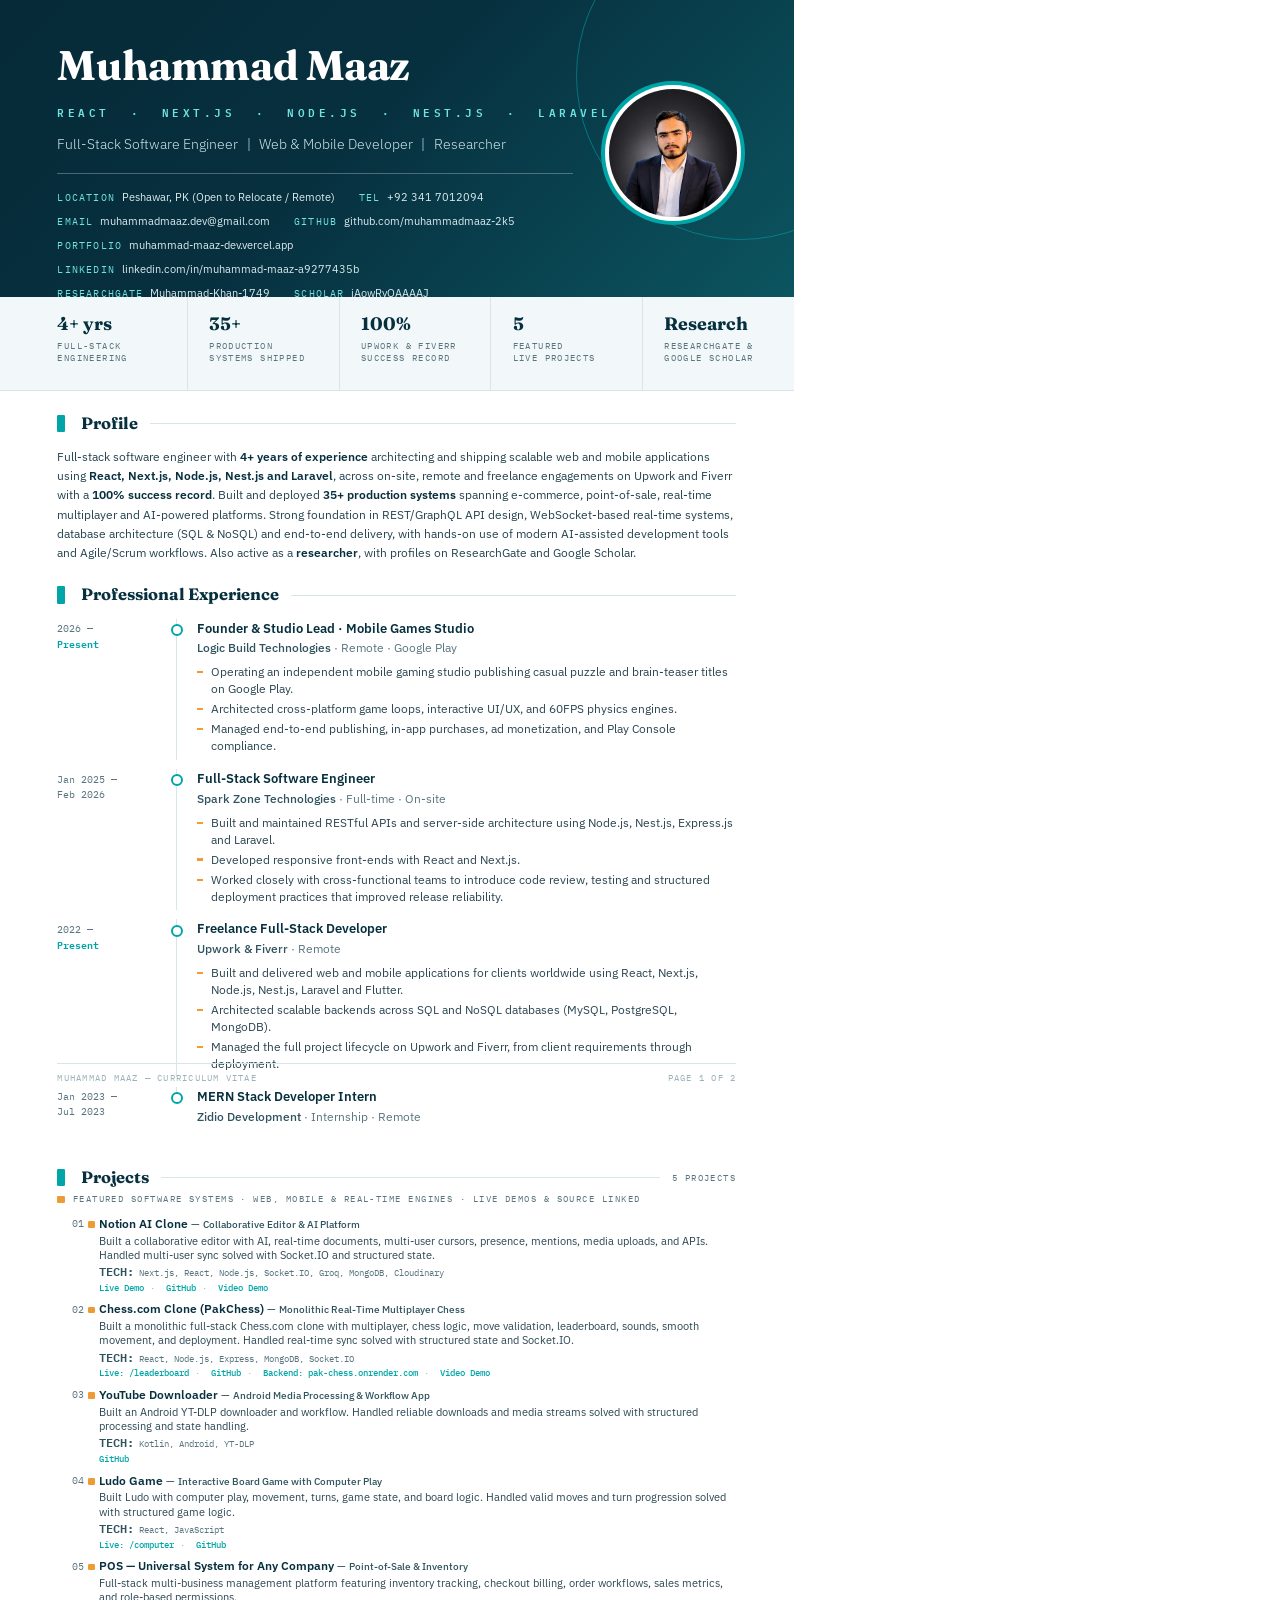
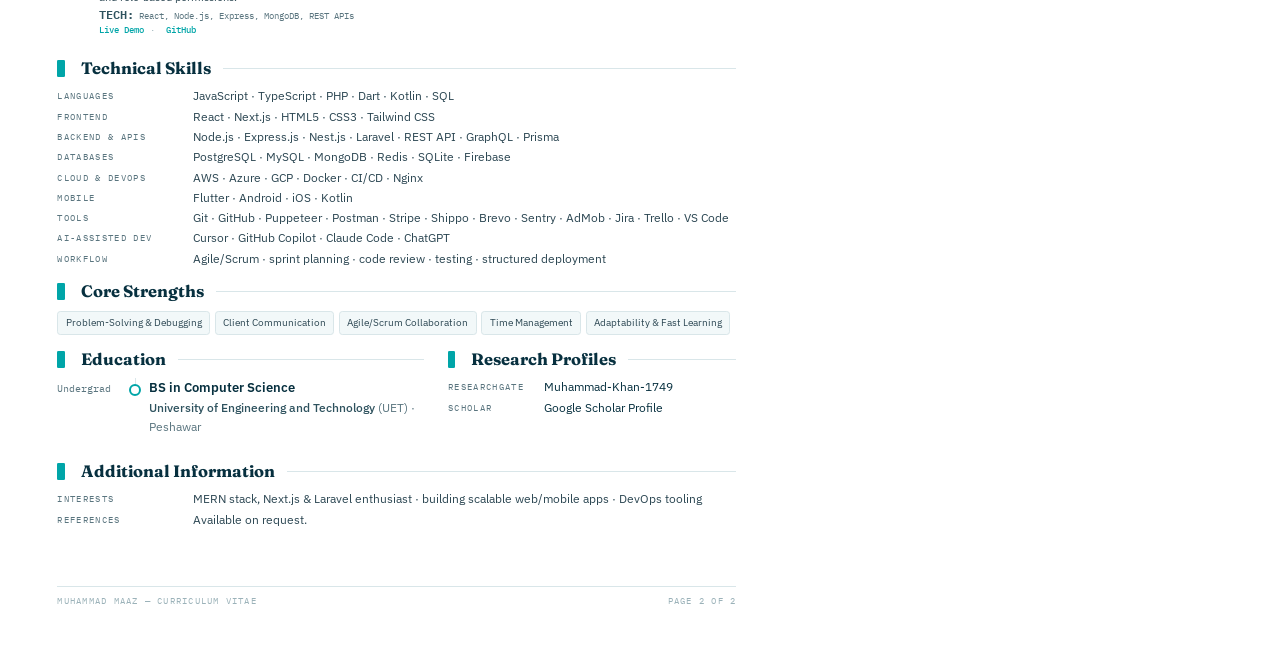
<file: Muhammad_Maaz_CV.html>
<!doctype html>
<html lang="en">
<head>
<meta charset="utf-8">
<title>Muhammad Maaz — Curriculum Vitae</title>
<meta name="author" content="Muhammad Maaz">
<meta name="viewport" content="width=device-width, initial-scale=1.0">
<link rel="preconnect" href="https://fonts.googleapis.com">
<link rel="preconnect" href="https://fonts.gstatic.com" crossorigin>
<link href="https://fonts.googleapis.com/css2?family=Fraunces:opsz,wght@9..144,600;9..144,700&family=IBM+Plex+Mono:wght@400;600&family=IBM+Plex+Sans:ital,wght@0,400;0,500;0,600;1,400&display=swap" rel="stylesheet">
<style>
  :root{
    --ink:#07303f; --text:#254450; --text2:#2b4652; --org:#2e525e; --muted:#5a757f; --faint:#9bb2b9;
    --line:#d9e6e9; --band:#f2f8f9; --teal:#00a5a8; --mint:#6fe3e0; --orange:#ee9b33;
  }
  @page{ size:A4; margin:0; }
  *{ box-sizing:border-box; margin:0; padding:0; }
  html,body{ background:#fff; }
  body{ font-family:'IBM Plex Sans',sans-serif; color:var(--text); font-size:9.3pt; line-height:1.55;
        -webkit-print-color-adjust:exact; print-color-adjust:exact; }
  a{ color:inherit; text-decoration:none; }
  .mono{ font-family:'IBM Plex Mono',monospace; }

  .page{ width:210mm; height:297mm; position:relative; overflow:hidden; page-break-after:always; }
  .page:last-child{ page-break-after:auto; }
  .content{ padding:0 15.2mm; }
  .page:not(.first) .content{ padding-top:8mm; }
  .page:not(.first) h2{ margin:9pt 0 4.5pt; }
  .grid2{ display:grid; grid-template-columns:1.12fr 0.88fr; column-gap:18pt; }
  .grid2 .item{ grid-template-columns:56pt 13pt 1fr; }
  .grid2 .rows .row{ grid-template-columns:72pt 1fr; }

  /* footer */
  .foot{ position:absolute; left:15.2mm; right:15.2mm; bottom:10mm; border-top:0.6pt solid var(--line);
         padding-top:5pt; display:flex; justify-content:space-between;
         font-family:'IBM Plex Mono',monospace; font-size:6.6pt; letter-spacing:.14em; color:var(--faint); text-transform:uppercase; }

  /* header */
  .hero{ position:relative; height:223pt; background:linear-gradient(135deg,#062a37 0%,#07303f 45%,#0b5560 100%);
         padding:32pt 15.2mm 0; color:#fff; overflow:hidden; }
  .hero .arc{ position:absolute; left:432pt; top:-67pt; width:247pt; height:247pt; border-radius:50%;
              border:1.2pt solid rgba(0,165,168,.55); }
  .hero h1{ font-family:'Fraunces',serif; font-weight:700; font-size:31pt; line-height:1.1; letter-spacing:-.01em; }
  .hero .creds{ margin-top:12pt; font-family:'IBM Plex Mono',monospace; font-weight:600; font-size:8.1pt;
                letter-spacing:.32em; color:var(--mint); }
  .hero .role{ margin-top:10pt; font-size:10.4pt; color:#cfe6eb; font-weight:300; }
  .hero .role span{ margin:0 4pt; }
  .hero .rule{ width:387pt; height:.7pt; background:rgba(255,255,255,.28); margin:13pt 0 11pt; }
  .hero .contacts{ width:400pt; display:flex; flex-wrap:wrap; column-gap:18pt; row-gap:5pt; font-size:8.4pt; color:#ddedf1; }
  .hero .contacts b{ font-family:'IBM Plex Mono',monospace; font-weight:400; font-size:7.4pt; letter-spacing:.12em;
                     color:var(--mint); margin-right:5pt; }
  .photo{ position:absolute; left:451pt; top:61pt; width:108pt; height:108pt; border-radius:50%;
          background:var(--teal); padding:3pt; }
  .photo .in{ width:100%; height:100%; border-radius:50%; background:#fff; padding:3pt; }
  .photo .pic{ width:100%; height:100%; border-radius:50%; background:url(maaz_photo.png) center 15% / cover no-repeat; }
  .photo img{ width:100%; height:100%; border-radius:50%; object-fit:cover; object-position:50% 20%; display:block; }
  .photo .mg{ width:100%; height:100%; border-radius:50%; background:linear-gradient(135deg,#07303f,#0b5560);
              display:flex; align-items:center; justify-content:center;
              font-family:'Fraunces',serif; font-weight:700; font-size:34pt; color:#fff; letter-spacing:.02em; }

  /* stats band */
  .stats{ display:flex; background:var(--band); border-bottom:.8pt solid var(--line); height:70pt; }
  .stat{ flex:1; padding:12pt 0 0 15.2mm; border-left:.8pt solid var(--line); }
  .stat:first-child{ border-left:none; }
  .stat:not(:first-child){ padding-left:16pt; }
  .stat .n{ font-family:'Fraunces',serif; font-weight:700; font-size:13.5pt; color:var(--ink); line-height:1.2; }
  .stat .l{ margin-top:4pt; font-family:'IBM Plex Mono',monospace; font-size:6.5pt; letter-spacing:.16em;
            color:var(--muted); text-transform:uppercase; line-height:1.4; }

  /* section headings */
  h2{ display:flex; align-items:center; gap:9pt; font-family:'Fraunces',serif; font-weight:700; font-size:12.4pt;
      color:var(--ink); margin:15pt 0 8pt; }
  h2::before{ content:""; width:5.5pt; height:13pt; background:var(--teal); border-radius:1pt; flex:none; margin-right:3pt; }
  h2::after{ content:""; flex:1; height:.7pt; background:var(--line); }
  h2 .count{ order:3; font-family:'IBM Plex Mono',monospace; font-weight:400; font-size:6.8pt; letter-spacing:.16em;
             color:var(--muted); text-transform:uppercase; }
  h2.with-count::after{ order:2; }

  p.lead{ font-size:9.3pt; line-height:1.55; }
  p.lead strong{ color:var(--ink); font-weight:600; }

  /* timeline */
  .tl{ position:relative; }
  .item{ display:grid; grid-template-columns:87pt 18pt 1fr; position:relative; padding-bottom:8pt; }
  .item .date{ font-family:'IBM Plex Mono',monospace; font-size:7.3pt; color:var(--muted); line-height:1.55; padding-top:2pt; }
  .item .date .now{ color:var(--teal); font-weight:600; }
  .item .rail{ position:relative; }
  .item .rail::before{ content:""; position:absolute; left:2pt; top:0; bottom:-1pt; width:.8pt; background:var(--line); }
  .item:last-child .rail::before{ bottom:auto; height:12pt; }
  .item .rail::after{ content:""; position:absolute; left:-2pt; top:4pt; width:6pt; height:6pt; border-radius:50%;
                      border:1.6pt solid var(--teal); background:#fff; }
  .item h3{ font-size:10.1pt; font-weight:600; color:var(--ink); line-height:1.35; }
  .item .org{ font-size:8.9pt; color:var(--org); font-weight:500; margin-top:2pt; }
  .item .org .loc{ color:var(--muted); font-weight:400; }
  ul.dash{ list-style:none; margin-top:5pt; }
  ul.dash li{ position:relative; padding-left:10pt; font-size:8.7pt; color:var(--text2); line-height:1.45; margin-bottom:2.5pt; }
  ul.dash li::before{ content:""; position:absolute; left:0; top:5pt; width:4pt; height:1.6pt; background:var(--orange); }
  .note{ font-style:italic; font-size:8.3pt; color:var(--muted); margin-top:4pt; }

  /* projects (publication-style list) */
  .legend{ font-family:'IBM Plex Mono',monospace; font-size:6.8pt; letter-spacing:.16em; color:var(--muted);
           text-transform:uppercase; margin:-3pt 0 7pt; display:flex; align-items:center; gap:6pt; }
  .legend i{ width:5.5pt; height:5.5pt; background:var(--orange); border-radius:1pt; display:inline-block; }
  .pub{ display:grid; grid-template-columns:20pt 11pt 1fr; padding:0 0 5pt 0; }
  .pub .no{ font-family:'IBM Plex Mono',monospace; font-size:7.2pt; color:var(--muted); text-align:right; padding-top:1pt; }
  .pub .sq{ width:5pt; height:5pt; background:var(--orange); border-radius:1pt; margin:4pt 0 0 3pt; }
  .pub .body{ font-size:8.3pt; line-height:1.4; color:var(--text2); }
  .pub .body b{ color:var(--ink); font-weight:600; font-size:8.7pt; }
  .pub .body em{ color:var(--org); font-style:normal; font-size:7.7pt; font-weight:500; }
  .pub .desc{ margin-top:1pt; font-size:7.9pt; line-height:1.36; color:var(--text2); }
  .pub .meta{ margin-top:1.5pt; font-family:'IBM Plex Mono',monospace; font-size:6.8pt; color:var(--muted); line-height:1.35; }
  .pub .meta b{ color:var(--org); font-weight:600; }
  .pub .links{ margin-top:1.5pt; font-family:'IBM Plex Mono',monospace; font-size:6.9pt; color:var(--muted); }
  .pub .links a{ color:var(--teal); font-weight:500; }
  .pub .links a:hover{ text-decoration:underline; }
  .pub .links .sep{ color:var(--faint); margin:0 4.5pt; }

  /* label rows */
  .rows .row{ display:grid; grid-template-columns:102pt 1fr; margin-bottom:3.5pt; }
  .page:not(.first) .rows .row{ margin-bottom:2.2pt; }
  .rows .k{ font-family:'IBM Plex Mono',monospace; font-size:7.1pt; letter-spacing:.14em; color:var(--muted);
            text-transform:uppercase; padding-top:1.5pt; }
  .rows .v{ font-size:8.8pt; color:var(--text2); line-height:1.48; }
  .rows .v a{ color:var(--ink); }

  /* chips */
  .chips{ display:flex; flex-wrap:wrap; gap:5pt; }
  .page:not(.first) .chips{ gap:3.5pt; }
  .chip{ font-size:8.2pt; color:var(--text2); padding:4.5pt 7.5pt; border:.7pt solid var(--line); border-radius:2.5pt; background:var(--band); }
  .page:not(.first) .chip{ font-size:7.5pt; padding:2.5pt 5.5pt; }
  .chips.outline .chip{ background:#fff; }

  /* Responsive Screen View */
  @media screen and (max-width: 820px) {
    body { padding: 0; background: #f1f5f9; }
    .page {
      width: 100% !important; max-width: 100vw !important; height: auto !important; min-height: auto !important;
      margin: 0 0 20px 0; overflow: visible; background: #fff;
    }
    .hero {
      height: auto; padding: 24pt 16pt 20pt;
    }
    .hero .arc { display: none; }
    .hero h1 { font-size: 24pt; }
    .hero .creds { font-size: 7.5pt; letter-spacing: .15em; }
    .hero .rule { width: 100%; }
    .hero .contacts { width: 100%; column-gap: 12pt; }
    .photo {
      position: static; margin: 16pt 0 0; width: 85pt; height: 85pt;
    }
    .stats {
      height: auto; flex-wrap: wrap;
    }
    .stat {
      flex: 1 1 45%; min-width: 110pt; padding: 8pt 12pt; border: none; border-bottom: .8pt solid var(--line);
    }
    .content { padding: 0 16pt 20pt; }
    .grid2 { display: block; }
    .grid2 .item { grid-template-columns: 87pt 18pt 1fr; }
    .foot {
      position: static; margin-top: 20pt; padding: 10pt 16pt;
    }
  }
</style>
</head>
<body>

<!-- ============ PAGE 1 ============ -->
<section class="page first">
  <header class="hero">
    <div class="arc"></div>
    <h1>Muhammad Maaz</h1>
    <div class="creds">REACT &nbsp;·&nbsp; NEXT.JS &nbsp;·&nbsp; NODE.JS &nbsp;·&nbsp; NEST.JS &nbsp;·&nbsp; LARAVEL</div>
    <div class="role">Full-Stack Software Engineer <span>|</span> Web &amp; Mobile Developer <span>|</span> Researcher</div>
    <div class="rule"></div>
    <div class="contacts">
      <div><b>LOCATION</b>Peshawar, PK (Open to Relocate / Remote)</div>
      <div><b>TEL</b>+92 341 7012094</div>
      <div><b>EMAIL</b><a href="mailto:muhammadmaaz.dev@gmail.com">muhammadmaaz.dev@gmail.com</a></div>
      <div><b>GITHUB</b><a href="https://github.com/muhammadmaaz-2k5">github.com/muhammadmaaz-2k5</a></div>
      <div><b>PORTFOLIO</b><a href="https://muhammad-maaz-dev.vercel.app/">muhammad-maaz-dev.vercel.app</a></div>
      <div><b>LINKEDIN</b><a href="https://www.linkedin.com/in/muhammad-maaz-a9277435b/">linkedin.com/in/muhammad-maaz-a9277435b</a></div>
      <div><b>RESEARCHGATE</b><a href="https://www.researchgate.net/profile/Muhammad-Khan-1749">Muhammad-Khan-1749</a></div>
      <div><b>SCHOLAR</b><a href="https://scholar.google.com/citations?user=iAowRyQAAAAJ">iAowRyQAAAAJ</a></div>
    </div>
    <div class="photo"><div class="in"><div class="pic" role="img" aria-label="Muhammad Maaz"></div></div></div>
  </header>

  <div class="stats">
    <div class="stat"><div class="n">4+ yrs</div><div class="l">Full-stack<br>engineering</div></div>
    <div class="stat"><div class="n">35+</div><div class="l">Production<br>systems shipped</div></div>
    <div class="stat"><div class="n">100%</div><div class="l">Upwork &amp; Fiverr<br>success record</div></div>
    <div class="stat"><div class="n">5</div><div class="l">Featured<br>live projects</div></div>
    <div class="stat"><div class="n">Research</div><div class="l">ResearchGate &amp;<br>Google Scholar</div></div>
  </div>

  <div class="content">
    <h2>Profile</h2>
    <p class="lead">Full-stack software engineer with <strong>4+ years of experience</strong> architecting and shipping scalable web and mobile applications using <strong>React, Next.js, Node.js, Nest.js and Laravel</strong>, across on-site, remote and freelance engagements on Upwork and Fiverr with a <strong>100% success record</strong>. Built and deployed <strong>35+ production systems</strong> spanning e-commerce, point-of-sale, real-time multiplayer and AI-powered platforms. Strong foundation in REST/GraphQL API design, WebSocket-based real-time systems, database architecture (SQL &amp; NoSQL) and end-to-end delivery, with hands-on use of modern AI-assisted development tools and Agile/Scrum workflows. Also active as a <strong>researcher</strong>, with profiles on ResearchGate and Google Scholar.</p>

    <h2>Professional Experience</h2>
    <div class="tl">
      <div class="item">
        <div class="date">2026 —<br><span class="now">Present</span></div>
        <div class="rail"></div>
        <div>
          <h3>Founder &amp; Studio Lead · Mobile Games Studio</h3>
          <div class="org">Logic Build Technologies <span class="loc">· Remote · Google Play</span></div>
          <ul class="dash">
            <li>Operating an independent mobile gaming studio publishing casual puzzle and brain-teaser titles on Google Play.</li>
            <li>Architected cross-platform game loops, interactive UI/UX, and 60FPS physics engines.</li>
            <li>Managed end-to-end publishing, in-app purchases, ad monetization, and Play Console compliance.</li>
          </ul>
        </div>
      </div>
      <div class="item">
        <div class="date">Jan 2025 —<br>Feb 2026</div>
        <div class="rail"></div>
        <div>
          <h3>Full-Stack Software Engineer</h3>
          <div class="org">Spark Zone Technologies <span class="loc">· Full-time · On-site</span></div>
          <ul class="dash">
            <li>Built and maintained RESTful APIs and server-side architecture using Node.js, Nest.js, Express.js and Laravel.</li>
            <li>Developed responsive front-ends with React and Next.js.</li>
            <li>Worked closely with cross-functional teams to introduce code review, testing and structured deployment practices that improved release reliability.</li>
          </ul>
        </div>
      </div>
      <div class="item">
        <div class="date">2022 —<br><span class="now">Present</span></div>
        <div class="rail"></div>
        <div>
          <h3>Freelance Full-Stack Developer</h3>
          <div class="org">Upwork &amp; Fiverr <span class="loc">· Remote</span></div>
          <ul class="dash">
            <li>Built and delivered web and mobile applications for clients worldwide using React, Next.js, Node.js, Nest.js, Laravel and Flutter.</li>
            <li>Architected scalable backends across SQL and NoSQL databases (MySQL, PostgreSQL, MongoDB).</li>
            <li>Managed the full project lifecycle on Upwork and Fiverr, from client requirements through deployment.</li>
          </ul>
        </div>
      </div>
      <div class="item">
        <div class="date">Jan 2023 —<br>Jul 2023</div>
        <div class="rail"></div>
        <div>
          <h3>MERN Stack Developer Intern</h3>
          <div class="org">Zidio Development <span class="loc">· Internship · Remote</span></div>
          <ul class="dash">
            <li>Shipped application features on the MERN stack (React.js, Node.js, Express.js, MongoDB) during a 6-month remote internship.</li>
            <li>Collaborated with a distributed team in an Agile environment on sprint planning and code reviews to deliver real-time features on schedule.</li>
          </ul>
        </div>
      </div>
    </div>
  </div>

  <div class="foot"><span>Muhammad Maaz — Curriculum Vitae</span><span>Page 1 of 2</span></div>
</section>

<!-- ============ PAGE 2 ============ -->
<section class="page">
  <div class="content">
    <h2 class="with-count">Projects <span class="count">5 Projects</span></h2>
    <div class="legend"><i></i>Featured software systems · web, mobile &amp; real-time engines · live demos &amp; source linked</div>

    <div class="pub"><div class="no">01</div><div class="sq"></div><div class="body">
      <b>Notion AI Clone</b> — <em>Collaborative Editor &amp; AI Platform</em>
      <div class="desc">Built a collaborative editor with AI, real-time documents, multi-user cursors, presence, mentions, media uploads, and APIs. Handled multi-user sync solved with Socket.IO and structured state.</div>
      <div class="meta"><b>TECH:</b> Next.js, React, Node.js, Socket.IO, Groq, MongoDB, Cloudinary</div>
      <div class="links">
        <a href="https://notion-ai-clone-livid.vercel.app/" target="_blank">Live Demo</a><span class="sep">·</span>
        <a href="https://github.com/muhammadmaaz-2k5/NOTION-CLONE-FOR-PRACTICE" target="_blank">GitHub</a><span class="sep">·</span>
        <a href="https://res.cloudinary.com/dlrbonrhc/video/upload/v1791238141/2026-10-05_15-02-07_azhmeo.mp4" target="_blank">Video Demo</a>
      </div>
    </div></div>

    <div class="pub"><div class="no">02</div><div class="sq"></div><div class="body">
      <b>Chess.com Clone (PakChess)</b> — <em>Monolithic Real-Time Multiplayer Chess</em>
      <div class="desc">Built a monolithic full-stack Chess.com clone with multiplayer, chess logic, move validation, leaderboard, sounds, smooth movement, and deployment. Handled real-time sync solved with structured state and Socket.IO.</div>
      <div class="meta"><b>TECH:</b> React, Node.js, Express, MongoDB, Socket.IO</div>
      <div class="links">
        <a href="https://pakchess.vercel.app/leaderboard" target="_blank">Live: /leaderboard</a><span class="sep">·</span>
        <a href="https://github.com/muhammadmaaz-2k5/PAK-CHESS" target="_blank">GitHub</a><span class="sep">·</span>
        <a href="https://pak-chess.onrender.com" target="_blank">Backend: pak-chess.onrender.com</a><span class="sep">·</span>
        <a href="https://res.cloudinary.com/dlrbonrhc/video/upload/v1791238269/2026-10-05_14-51-36_xyyweg.mp4" target="_blank">Video Demo</a>
      </div>
    </div></div>

    <div class="pub"><div class="no">03</div><div class="sq"></div><div class="body">
      <b>YouTube Downloader</b> — <em>Android Media Processing &amp; Workflow App</em>
      <div class="desc">Built an Android YT-DLP downloader and workflow. Handled reliable downloads and media streams solved with structured processing and state handling.</div>
      <div class="meta"><b>TECH:</b> Kotlin, Android, YT-DLP</div>
      <div class="links">
        <a href="https://github.com/muhammadmaaz-2k5/YTDLP-IMPLEMENTATION-KOTLIN" target="_blank">GitHub</a>
      </div>
    </div></div>

    <div class="pub"><div class="no">04</div><div class="sq"></div><div class="body">
      <b>Ludo Game</b> — <em>Interactive Board Game with Computer Play</em>
      <div class="desc">Built Ludo with computer play, movement, turns, game state, and board logic. Handled valid moves and turn progression solved with structured game logic.</div>
      <div class="meta"><b>TECH:</b> React, JavaScript</div>
      <div class="links">
        <a href="https://ludo-game-green-eight.vercel.app/computer" target="_blank">Live: /computer</a><span class="sep">·</span>
        <a href="https://github.com/muhammadmaaz-2k5/LUDO-GAME-FULL-CLONED-FOR-PRACTICE" target="_blank">GitHub</a>
      </div>
    </div></div>

    <div class="pub"><div class="no">05</div><div class="sq"></div><div class="body">
      <b>POS — Universal System for Any Company</b> — <em>Point-of-Sale &amp; Inventory</em>
      <div class="desc">Full-stack multi-business management platform featuring inventory tracking, checkout billing, order workflows, sales metrics, and role-based permissions.</div>
      <div class="meta"><b>TECH:</b> React, Node.js, Express, MongoDB, REST APIs</div>
      <div class="links">
        <a href="https://pos-universal-system-for-any-compan-seven.vercel.app/login" target="_blank">Live Demo</a><span class="sep">·</span>
        <a href="https://github.com/muhammadmaaz-2k5/POS-UNIVERSAL-SYSTEM-FOR-ANY-COMPANY" target="_blank">GitHub</a>
      </div>
    </div></div>

    <h2>Technical Skills</h2>
    <div class="rows">
      <div class="row"><div class="k">Languages</div><div class="v">JavaScript · TypeScript · PHP · Dart · Kotlin · SQL</div></div>
      <div class="row"><div class="k">Frontend</div><div class="v">React · Next.js · HTML5 · CSS3 · Tailwind CSS</div></div>
      <div class="row"><div class="k">Backend &amp; APIs</div><div class="v">Node.js · Express.js · Nest.js · Laravel · REST API · GraphQL · Prisma</div></div>
      <div class="row"><div class="k">Databases</div><div class="v">PostgreSQL · MySQL · MongoDB · Redis · SQLite · Firebase</div></div>
      <div class="row"><div class="k">Cloud &amp; DevOps</div><div class="v">AWS · Azure · GCP · Docker · CI/CD · Nginx</div></div>
      <div class="row"><div class="k">Mobile</div><div class="v">Flutter · Android · iOS · Kotlin</div></div>
      <div class="row"><div class="k">Tools</div><div class="v">Git · GitHub · Puppeteer · Postman · Stripe · Shippo · Brevo · Sentry · AdMob · Jira · Trello · VS Code</div></div>
      <div class="row"><div class="k">AI-Assisted Dev</div><div class="v">Cursor · GitHub Copilot · Claude Code · ChatGPT</div></div>
      <div class="row"><div class="k">Workflow</div><div class="v">Agile/Scrum · sprint planning · code review · testing · structured deployment</div></div>
    </div>

    <h2>Core Strengths</h2>
    <div class="chips">
      <span class="chip">Problem-Solving &amp; Debugging</span>
      <span class="chip">Client Communication</span>
      <span class="chip">Agile/Scrum Collaboration</span>
      <span class="chip">Time Management</span>
      <span class="chip">Adaptability &amp; Fast Learning</span>
    </div>

    <div class="grid2">
      <div>
        <h2>Education</h2>
        <div class="tl">
          <div class="item">
            <div class="date">Undergrad</div>
            <div class="rail"></div>
            <div>
              <h3>BS in Computer Science</h3>
              <div class="org">University of Engineering and Technology <span class="loc">(UET) · Peshawar</span></div>
            </div>
          </div>
        </div>
      </div>
      <div>
        <h2>Research Profiles</h2>
        <div class="rows">
          <div class="row"><div class="k">ResearchGate</div><div class="v"><a href="https://www.researchgate.net/profile/Muhammad-Khan-1749" target="_blank">Muhammad-Khan-1749</a></div></div>
          <div class="row"><div class="k">Scholar</div><div class="v"><a href="https://scholar.google.com/citations?user=iAowRyQAAAAJ" target="_blank">Google Scholar Profile</a></div></div>
        </div>
      </div>
    </div>

    <h2>Additional Information</h2>
    <div class="rows">
      <div class="row"><div class="k">Interests</div><div class="v">MERN stack, Next.js &amp; Laravel enthusiast · building scalable web/mobile apps · DevOps tooling</div></div>
      <div class="row"><div class="k">References</div><div class="v">Available on request.</div></div>
    </div>
  </div>

  <div class="foot"><span>Muhammad Maaz — Curriculum Vitae</span><span>Page 2 of 2</span></div>
</section>

</body>
</html>
</file>
